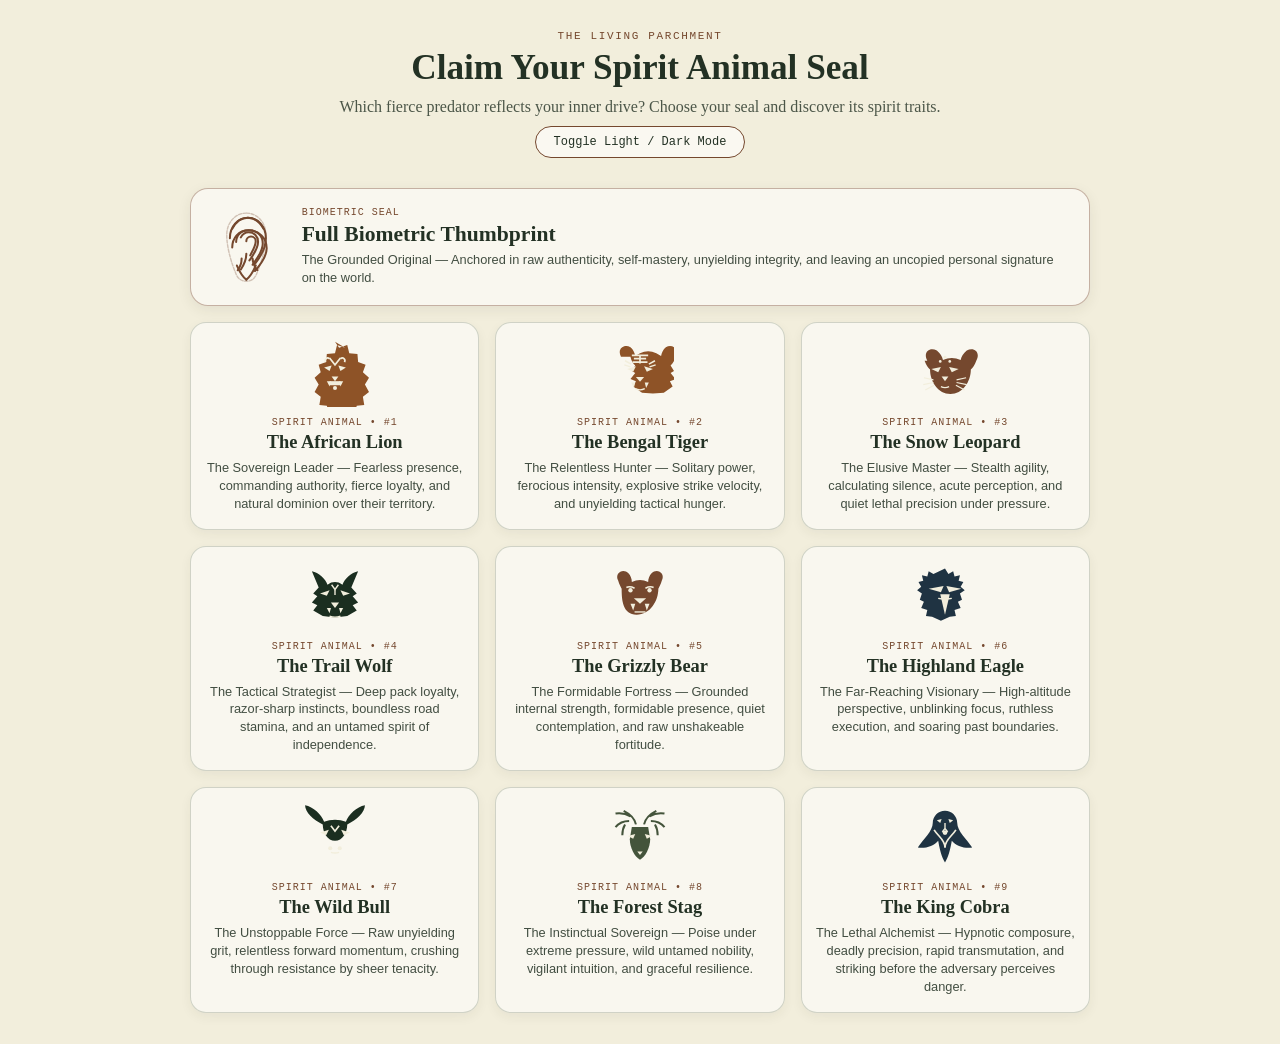
<file: test_stamps.html>
<!DOCTYPE html>
<html lang="en">
<head>
<meta charset="utf-8">
<title>Ferocious Spirit Animals with Personality Traits</title>
<style>
  body {
    background: #F2EEDC;
    color: #233124;
    font-family: 'Bellefair', Georgia, serif;
    padding: 30px;
    margin: 0;
    transition: background-color 0.3s ease, color 0.3s ease;
  }
  body.dark {
    background: #121A15;
    color: #F2EEDC;
  }
  .header {
    text-align: center;
    max-width: 800px;
    margin: 0 auto 30px;
  }
  .theme-btn {
    padding: 8px 18px;
    font-family: monospace;
    font-size: 12px;
    border-radius: 20px;
    border: 1px solid #75482E;
    background: #FAF8F1;
    color: #233124;
    cursor: pointer;
    margin-top: 10px;
  }
  body.dark .theme-btn {
    background: #1C261F;
    color: #F2EEDC;
    border-color: #E28C52;
  }
  .grid-container {
    max-width: 900px;
    margin: 0 auto;
    display: flex;
    flex-direction: column;
    gap: 16px;
  }
  .hero-thumb {
    background: rgba(250, 248, 241, 0.9);
    border: 1.5px solid rgba(117, 72, 46, 0.4);
    border-radius: 18px;
    padding: 18px 24px;
    display: flex;
    align-items: center;
    gap: 24px;
    box-shadow: 0 4px 14px rgba(57, 45, 38, 0.08);
  }
  body.dark .hero-thumb {
    background: rgba(24, 34, 28, 0.9);
    border-color: rgba(226, 140, 82, 0.4);
  }
  .animals-grid {
    display: grid;
    grid-template-columns: repeat(3, 1fr);
    gap: 16px;
  }
  .card {
    background: rgba(250, 248, 241, 0.9);
    border: 1px solid rgba(130, 144, 120, 0.35);
    border-radius: 16px;
    padding: 16px 14px;
    display: flex;
    flex-direction: column;
    align-items: center;
    text-align: center;
    box-shadow: 0 4px 12px rgba(57, 45, 38, 0.06);
  }
  body.dark .card {
    background: rgba(24, 34, 28, 0.9);
    border-color: rgba(164, 179, 158, 0.22);
  }
  .stamp-box {
    width: 68px;
    height: 68px;
    margin-bottom: 10px;
    display: flex;
    align-items: center;
    justify-content: center;
  }
  .c-terracotta { color: #75482E; }
  .c-forest { color: #1B2E20; }
  .c-indigo { color: #1F3342; }
  .c-ochre { color: #8E5327; }
  .c-moss { color: #44543B; }
  body.dark .c-terracotta { color: #E28C52; }
  body.dark .c-forest { color: #58B374; }
  body.dark .c-indigo { color: #7AAECE; }
  body.dark .c-ochre { color: #F0B369; }
  body.dark .c-moss { color: #96B88B; }

  .badge-tag {
    font-family: monospace;
    font-size: 10px;
    text-transform: uppercase;
    letter-spacing: 0.1em;
    color: #75482E;
    margin-bottom: 4px;
  }
  body.dark .badge-tag { color: #E28C52; }
  h3 { margin: 0 0 6px; font-size: 1.15rem; font-weight: 600; }
  .trait {
    margin: 0;
    font-size: 0.8rem;
    font-family: sans-serif;
    line-height: 1.4;
    opacity: 0.85;
  }
</style>
</head>
<body>
  <div class="header">
    <div style="font-family: monospace; font-size: 11px; text-transform: uppercase; letter-spacing: 0.15em; color: #75482E;">The Living Parchment</div>
    <h1 style="margin: 6px 0 10px; font-size: 2.2rem;">Claim Your Spirit Animal Seal</h1>
    <p style="margin: 0; font-size: 1rem; opacity: 0.8;">Which fierce predator reflects your inner drive? Choose your seal and discover its spirit traits.</p>
    <button class="theme-btn" onclick="document.body.classList.toggle('dark')">Toggle Light / Dark Mode</button>
  </div>

  <div class="grid-container" id="container"></div>

  <script>
    const STAMPS = {
      thumbprint: {
        tag: "Biometric Seal",
        title: "Full Biometric Thumbprint",
        trait: "The Grounded Original — Anchored in raw authenticity, self-mastery, unyielding integrity, and leaving an uncopied personal signature on the world.",
        color: "c-terracotta",
        svg: `<svg viewBox="0 0 80 110" class="w-12 h-16" fill="none" stroke="currentColor" stroke-width="2.6" stroke-linecap="round" stroke-linejoin="round">
          <path d="M40 18c-14 0-25 12-25 28 0 16 6 36 12 50 2 5 6 9 13 9s11-4 13-9c6-14 12-34 12-50 0-16-11-28-25-28z" stroke-width="1.8" stroke-dasharray="4 2" opacity="0.3"/>
          <path d="M40 54c0-3.5 2.5-6 6-6s6 2.5 6 6c0 6-4 12-7 18"/>
          <path d="M33 49c2-4 5-6.5 10-6.5 7 0 12 5 12 12 0 8.5-6 17-11 24"/>
          <path d="M27 55c0-8.5 6-15 16-15 11 0 18 7 18 17 0 9-7 19-13 27"/>
          <path d="M22 62c0-12 8-22 21-22 13 0 23 10 23 23 0 10-8 21-15 29"/>
          <path d="M19 50c0-15 10-26 23-26 13 0 23 11 23 26 0 12-7 24-14 33"/>
          <path d="M22 38c5-9 11-14 20-14 9 0 15 5 20 14"/>
          <path d="M40 70c0 7-3 14-7 20"/>
          <path d="M34 76c0 6-2 11-5 15"/>
          <path d="M48 76c0 6 3 11 6 15"/>
          <path d="M28 85c3 7 7 14 12 18"/>
          <path d="M52 85c-3 7-7 14-12 18"/>
        </svg>`
      },
      lion: {
        tag: "Spirit Animal • #1",
        title: "The African Lion",
        trait: "The Sovereign Leader — Fearless presence, commanding authority, fierce loyalty, and natural dominion over their territory.",
        color: "c-ochre",
        svg: `<svg viewBox="0 0 100 100" class="w-14 h-14" fill="currentColor">
          <!-- Ferocious Spiked Roaring Lion Mane & Snarl Silhouette with Negative Space Cuts -->
          <path d="M50 4l6 9 12-4 3 12 12 1 1 12 11 4-4 11 9 8-6 10 6 11-9 7 2 12-11 1-3 11-11-4-8 8-8-8-11 4-3-11-11-1 2-12-9-7 6-11-6-10 9-8-3-11 11-4 1-12 12-1 3-12 12 4z" />
          <!-- Negative space facial cuts (transparent parchment shows through) -->
          <path d="M36 34c-2-4 2-8 6-5" stroke="#F2EEDC" stroke-width="2.5" fill="none"/>
          <path d="M64 34c2-4-2-8-6-5" stroke="#F2EEDC" stroke-width="2.5" fill="none"/>
          <path d="M42 28l8 10 8-10" stroke="#F2EEDC" stroke-width="2.5" fill="none"/>
          <!-- Piercing Predatory Eyes -->
          <polygon points="34,42 45,39 42,47" fill="#F2EEDC"/>
          <polygon points="66,42 55,39 58,47" fill="#F2EEDC"/>
          <!-- Snarling Nose Bridge & Fangs -->
          <polygon points="45,55 55,55 50,62" fill="#F2EEDC"/>
          <polygon points="38,62 42,70 44,62" fill="#F2EEDC"/>
          <polygon points="62,62 58,70 56,62" fill="#F2EEDC"/>
          <path d="M42 62h16v6h-16z" fill="#F2EEDC"/>
          <circle cx="50" cy="72" r="3" fill="#F2EEDC"/>
        </svg>`
      },
      tiger: {
        tag: "Spirit Animal • #2",
        title: "The Bengal Tiger",
        trait: "The Relentless Hunter — Solitary power, ferocious intensity, explosive strike velocity, and unyielding tactical hunger.",
        color: "c-ochre",
        svg: `<svg viewBox="0 0 100 100" class="w-14 h-14" fill="currentColor">
          <path d="M22 26c-6-11 4-19 14-14 4 3 6 8 7 13l7-4c4-2 8-3 12-3s8 1 12 3l7 4c1-5 3-10 7-13 10-5 20 3 14 14-1 6-4 10-7 13l5 8-5 3 7 9-8 3 4 8-13 9-16 1-16-1-13-9 4-8-8-3 7-9-5-3 5-8c-3-3-6-7-7-13z"/>
          <!-- Fierce Wang Forehead Stripes -->
          <path d="M38 24h24M41 29h18M39 34h22M50 24v12" stroke="#F2EEDC" stroke-width="2.5"/>
          <path d="M28 32l9 5M27 38l9 3M72 32l-9 5M73 38l-9 3" stroke="#F2EEDC" stroke-width="2.2"/>
          <!-- Piercing Glare Eyes -->
          <polygon points="31,44 44,40 40,48" fill="#F2EEDC"/>
          <polygon points="69,44 56,40 60,48" fill="#F2EEDC"/>
          <!-- Snarl & Fangs -->
          <polygon points="44,56 56,56 50,63" fill="#F2EEDC"/>
          <polygon points="37,64 41,72 43,64" fill="#F2EEDC"/>
          <polygon points="63,64 59,72 57,64" fill="#F2EEDC"/>
          <path d="M43 73c4 2 10 2 14 0" stroke="#F2EEDC" stroke-width="2" fill="none"/>
        </svg>`
      },
      leopard: {
        tag: "Spirit Animal • #3",
        title: "The Snow Leopard",
        trait: "The Elusive Master — Stealth agility, calculating silence, acute perception, and quiet lethal precision under pressure.",
        color: "c-terracotta",
        svg: `<svg viewBox="0 0 100 100" class="w-14 h-14" fill="currentColor">
          <path d="M24 32c-7-13 4-21 14-15 5 4 8 9 9 14 4-2 9-3 13-3s9 1 13 3c1-5 4-10 9-14 10-6 21 2 14 15-2 6-5 10-8 13 0 18-12 36-30 36s-30-18-30-36c-3-3-6-7-8-13z"/>
          <!-- Leopard Spots -->
          <circle cx="50" cy="27" r="2.2" fill="#F2EEDC"/>
          <circle cx="43" cy="33" r="2" fill="#F2EEDC"/>
          <circle cx="57" cy="33" r="2" fill="#F2EEDC"/>
          <!-- Feline Almond Hunting Eyes -->
          <polygon points="30,44 44,41 40,49" fill="#F2EEDC"/>
          <polygon points="70,44 56,41 60,49" fill="#F2EEDC"/>
          <!-- Nose Pad & Whisker Tufts -->
          <polygon points="45,55 55,55 50,62" fill="#F2EEDC"/>
          <path d="M33 60l-14-3M33 64l-15 3M34 68l-13 7" stroke="#F2EEDC" stroke-width="1.8"/>
          <path d="M67 60l14-3M67 64l15 3M66 68l13 7" stroke="#F2EEDC" stroke-width="1.8"/>
          <path d="M44 70c4 2 8 2 12 0" stroke="#F2EEDC" stroke-width="2" fill="none"/>
        </svg>`
      },
      wolf: {
        tag: "Spirit Animal • #4",
        title: "The Trail Wolf",
        trait: "The Tactical Strategist — Deep pack loyalty, razor-sharp instincts, boundless road stamina, and an untamed spirit of independence.",
        color: "c-forest",
        svg: `<svg viewBox="0 0 100 100" class="w-14 h-14" fill="currentColor">
          <!-- Sharp Upright Wolf Ears & Flared Hackles -->
          <path d="M26 36L16 12c10 2 20 11 23 20 4-3 7-4 11-4s7 1 11 4c3-9 13-18 23-20L74 36l8 9-6 4 8 9-8 4 6 8-14 8-18 2-18-2-14-8 6-8-8-4 8-9-6-4z"/>
          <!-- Slanted Fierce Wolf Eyes -->
          <polygon points="28,45 42,40 38,48" fill="#F2EEDC"/>
          <polygon points="72,45 58,40 62,48" fill="#F2EEDC"/>
          <!-- Forehead Furrow -->
          <path d="M45 32l5 7 5-7" stroke="#F2EEDC" stroke-width="2" fill="none"/>
          <path d="M50 39v8" stroke="#F2EEDC" stroke-width="2"/>
          <!-- Snout & Fangs -->
          <polygon points="44,58 56,58 50,66" fill="#F2EEDC"/>
          <polygon points="38,66 42,74 44,66" fill="#F2EEDC"/>
          <polygon points="62,66 58,74 56,66" fill="#F2EEDC"/>
          <path d="M42 78c5 2 11 2 16 0" stroke="#F2EEDC" stroke-width="2" fill="none"/>
        </svg>`
      },
      bear: {
        tag: "Spirit Animal • #5",
        title: "The Grizzly Bear",
        trait: "The Formidable Fortress — Grounded internal strength, formidable presence, quiet contemplation, and raw unshakeable fortitude.",
        color: "c-terracotta",
        svg: `<svg viewBox="0 0 100 100" class="w-14 h-14" fill="currentColor">
          <!-- Heavy Skull & Snarl Silhouette -->
          <path d="M18 26c-6-11 7-19 15-11 3 3 5 8 5 13 4-2 8-3 12-3s8 1 12 3c0-5 2-10 5-13 8-8 21 0 15 11-1 4-3 8-5 12 0 18-12 38-32 38S23 56 23 38c-2-4-4-8-5-12z"/>
          <!-- Deep Set Intimidating Eyes -->
          <circle cx="36" cy="40" r="3.2" fill="#F2EEDC"/>
          <circle cx="64" cy="40" r="3.2" fill="#F2EEDC"/>
          <path d="M30 36c4-2 8-1 12 1" stroke="#F2EEDC" stroke-width="2.5" fill="none"/>
          <path d="M70 36c-4-2-8-1-12 1" stroke="#F2EEDC" stroke-width="2.5" fill="none"/>
          <!-- Heavy Snout & Massive Fangs -->
          <polygon points="41,52 59,52 50,60" fill="#F2EEDC"/>
          <polygon points="36,60 40,70 43,60" fill="#F2EEDC"/>
          <polygon points="64,60 60,70 57,60" fill="#F2EEDC"/>
          <path d="M42 72h16" stroke="#F2EEDC" stroke-width="2"/>
        </svg>`
      },
      eagle: {
        tag: "Spirit Animal • #6",
        title: "The Highland Eagle",
        trait: "The Far-Reaching Visionary — High-altitude perspective, unblinking focus, ruthless execution, and soaring past boundaries.",
        color: "c-indigo",
        svg: `<svg viewBox="0 0 100 100" class="w-14 h-14" fill="currentColor">
          <!-- Crown Feather Crest & Raptor Head Silhouette -->
          <path d="M50 8l5 8 7-4 2 8 8-2-2 8 7 2-4 7 6 5-7 5 3 9-6 3 4 9-9 3 2 9-9 1-13 6-13-6-9-1 2-9-9-3 4-9-6-3 3-9-7-5 6-5-4-7 7-2-2-8 8 2 2-8 7 4z"/>
          <!-- Severe Raptor Eyebrows -->
          <polygon points="26,38 48,34 44,43" fill="#F2EEDC"/>
          <polygon points="74,38 52,34 56,43" fill="#F2EEDC"/>
          <!-- Hooked Beak Cutout -->
          <polygon points="43,46 57,46 50,76" fill="#F2EEDC"/>
          <path d="M40 52c4 1 16 1 20 0" stroke="#F2EEDC" stroke-width="2" fill="none"/>
        </svg>`
      },
      bull: {
        tag: "Spirit Animal • #7",
        title: "The Wild Bull",
        trait: "The Unstoppable Force — Raw unyielding grit, relentless forward momentum, crushing through resistance by sheer tenacity.",
        color: "c-forest",
        svg: `<svg viewBox="0 0 100 100" class="w-14 h-14" fill="currentColor">
          <!-- Massive Curved Horns Silhouette -->
          <path d="M32 30C18 24 6 12 6 2c12 2 24 14 28 24 5-2 10-3 16-3s11 1 16 3c4-10 16-22 28-24 0 10-12 22-26 28 0 12-7 24-18 24S32 42 32 30z"/>
          <!-- Ears & Forehead Furrow -->
          <path d="M44 32l6 8 6-8" stroke="#F2EEDC" stroke-width="2.5" fill="none"/>
          <!-- Fierce Eyes -->
          <polygon points="28,42 41,38 37,46" fill="#F2EEDC"/>
          <polygon points="72,42 59,38 63,46" fill="#F2EEDC"/>
          <!-- Flared Nostrils -->
          <circle cx="43" cy="65" r="3" fill="#F2EEDC"/>
          <circle cx="57" cy="65" r="3" fill="#F2EEDC"/>
          <path d="M44 71c3 1 9 1 12 0" stroke="#F2EEDC" stroke-width="2" fill="none"/>
        </svg>`
      },
      stag: {
        tag: "Spirit Animal • #8",
        title: "The Forest Stag",
        trait: "The Instinctual Sovereign — Poise under extreme pressure, wild untamed nobility, vigilant intuition, and graceful resilience.",
        color: "c-moss",
        svg: `<svg viewBox="0 0 100 100" class="w-14 h-14" fill="currentColor">
          <!-- Jagged Multi-Tine Branching Antlers & Deer Head -->
          <path d="M44 30C42 20 34 14 26 10m10 8c-7-4-15-5-22-4m20 11c-8 0-15 3-20 9m14-4c-3 5-4 10-4 16" stroke="currentColor" stroke-width="3" fill="none"/>
          <path d="M56 30C58 20 66 14 74 10m-10 8c7-4 15-5 22-4m-20 11c8 0 15 3 20 9m-14-4c3 5 4 10 4 16" stroke="currentColor" stroke-width="3" fill="none"/>
          <path d="M38 34l-3 18c0 12 7 26 15 30 8-4 15-18 15-30l-3-18z"/>
          <!-- Keen Eyes -->
          <polygon points="32,47 43,44 40,51" fill="#F2EEDC"/>
          <polygon points="68,47 57,44 60,51" fill="#F2EEDC"/>
          <polygon points="46,70 54,70 50,75" fill="#F2EEDC"/>
        </svg>`
      },
      cobra: {
        tag: "Spirit Animal • #9",
        title: "The King Cobra",
        trait: "The Lethal Alchemist — Hypnotic composure, deadly precision, rapid transmutation, and striking before the adversary perceives danger.",
        color: "c-indigo",
        svg: `<svg viewBox="0 0 100 100" class="w-14 h-14" fill="currentColor">
          <!-- Menacing Flared Hood Silhouette & Striking Head -->
          <path d="M50 10c-10 0-18 8-18 18 0 12-14 24-22 36 10 2 24-2 30-10 2 12 5 24 10 32 5-8 8-20 10-32 6 8 20 12 30 10-8-12-22-24-22-36 0-10-8-18-18-18z"/>
          <!-- Iconic Cobra Hood Chevron Markings -->
          <path d="M34 38c6 10 16 14 16 26" stroke="#F2EEDC" stroke-width="2.5" fill="none"/>
          <path d="M66 38c-6 10-16 14-16 26" stroke="#F2EEDC" stroke-width="2.5" fill="none"/>
          <circle cx="50" cy="42" r="3.5" fill="#F2EEDC"/>
          <!-- Venomous Slit Reptile Eyes -->
          <polygon points="38,24 45,22 43,28" fill="#F2EEDC"/>
          <polygon points="62,24 55,22 57,28" fill="#F2EEDC"/>
          <!-- Forked Tongue Flicking -->
          <path d="M50 28v8l-4 5M50 36l4 5" stroke="#F2EEDC" stroke-width="2" fill="none"/>
        </svg>`
      }
    };

    const container = document.getElementById("container");

    // 1. Top Hero: Thumbprint
    const heroCard = document.createElement("div");
    heroCard.className = "hero-thumb";
    heroCard.innerHTML = `
      <div class="stamp-box ${STAMPS.thumbprint.color}">
        ${STAMPS.thumbprint.svg}
      </div>
      <div style="text-align: left;">
        <div class="badge-tag">${STAMPS.thumbprint.tag}</div>
        <h3 style="margin: 0 0 4px; font-size: 1.35rem;">${STAMPS.thumbprint.title}</h3>
        <p class="trait">${STAMPS.thumbprint.trait}</p>
      </div>
    `;
    container.appendChild(heroCard);

    // 2. 3x3 Grid of 9 Ferocious Animals
    const gridEl = document.createElement("div");
    gridEl.className = "animals-grid";
    
    const animalKeys = ["lion", "tiger", "leopard", "wolf", "bear", "eagle", "bull", "stag", "cobra"];
    animalKeys.forEach(k => {
      const s = STAMPS[k];
      const card = document.createElement("div");
      card.className = "card";
      card.innerHTML = `
        <div class="stamp-box ${s.color}">
          ${s.svg}
        </div>
        <div class="badge-tag">${s.tag}</div>
        <h3>${s.title}</h3>
        <p class="trait">${s.trait}</p>
      `;
      gridEl.appendChild(card);
    });
    container.appendChild(gridEl);
  </script>
</body>
</html>
</file>
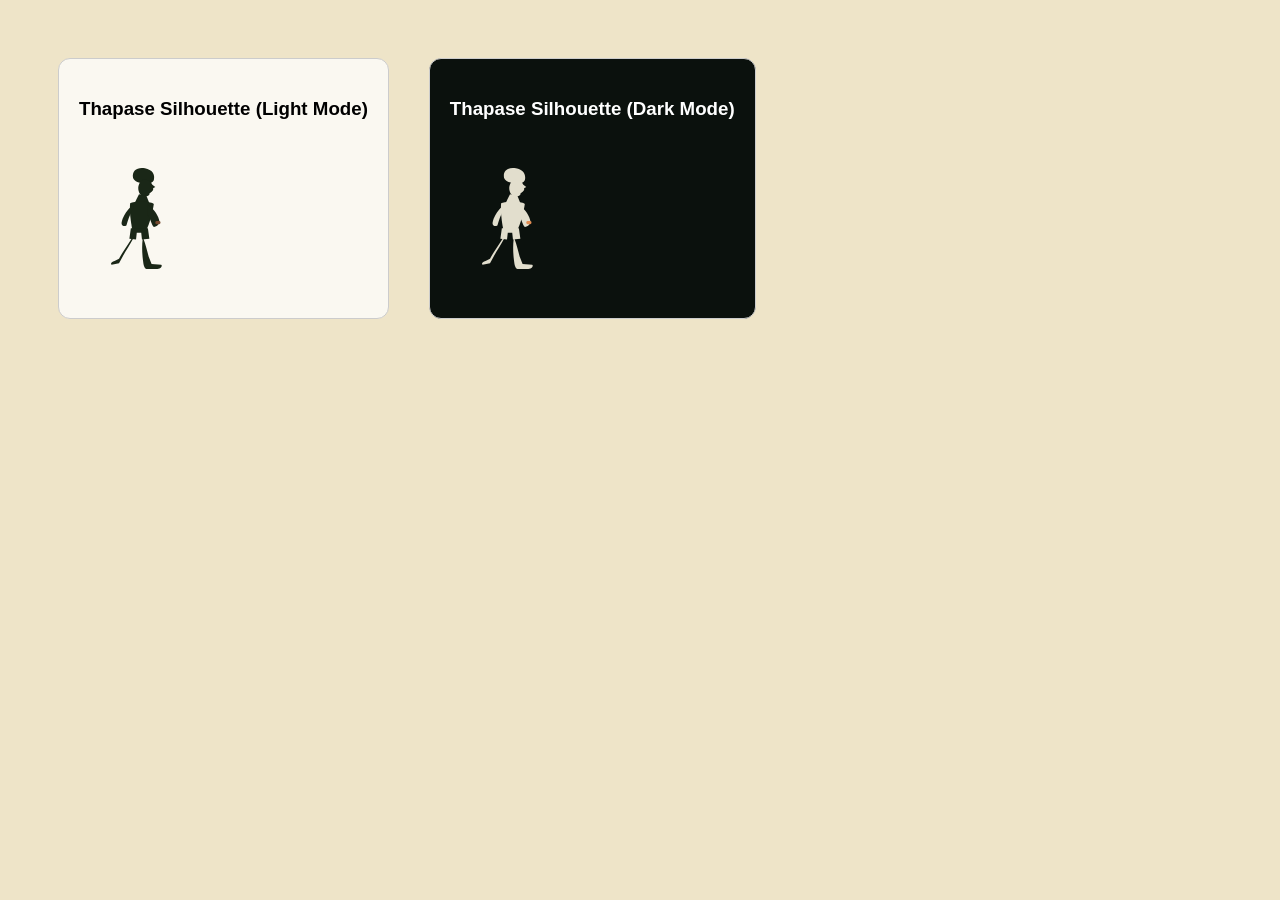
<file: scratch/test_hiker_render.html>
<!DOCTYPE html>
<html lang="en">
<head>
  <meta charset="UTF-8">
  <title>Test Thapase Silhouette</title>
  <style>
    body {
      background: #eee4c8;
      display: flex;
      gap: 40px;
      padding: 50px;
      font-family: sans-serif;
    }
    .box {
      border: 1px solid #ccc;
      padding: 20px;
      text-align: center;
      background: #FAF8F1;
      border-radius: 12px;
    }
    .box.dark {
      background: #0b110d;
      color: #fff;
    }
    .silhouette-preview {
      width: 120px;
      height: 160px;
      display: flex;
      align-items: center;
      justify-content: center;
    }
    .silhouette-preview svg {
      width: 80px;
      height: 110px;
    }
    .box.light .silhouette-preview {
      color: #1a2717;
    }
    .box.dark .silhouette-preview {
      color: #E2DECD;
    }
  </style>
</head>
<body>

  <div class="box light">
    <h3>Thapase Silhouette (Light Mode)</h3>
    <div class="silhouette-preview">
      <svg viewBox="0 0 54 72" fill="currentColor">
        <!-- Swept-back Pompadour Hair (Thapase Signature Quiff) -->
        <path d="M 23 9 C 22 4, 26 1.5, 31 2.5 C 36 3.5, 38 6.5, 37 10.5 C 36 12.5, 33 13.5, 31 12.5 C 27 12.5, 24 11.5, 23 9 Z" />
        <!-- Facial Profile: Forehead, Nose, Trimmed Beard & Strong Jaw -->
        <path d="M 31 10 C 33 10, 35 11.5, 36 13.5 L 38 15 L 36.5 16 C 37 17.5, 35.5 18.5, 34 19.5 C 34.5 20.5, 33 21.5, 30.5 21.5 C 28 21.5, 26.5 18.5, 26.5 16 C 26.5 13.5, 28 10, 31 10 Z" />
        <!-- Neck & Collar -->
        <path d="M 27 20 L 32 21 L 34 26 L 24 26 Z" />
        <!-- Athletic Torso & Fitted V-Neck Shirt -->
        <path d="M 21 26 C 24 24.5, 34 24.5, 37 26.5 C 36 33, 34 40, 32 44 L 22.5 44 C 21.5 39, 20.5 32, 21 26 Z" />
        <!-- Forward Arm with Sports Watch -->
        <path d="M 33 27 C 36 29, 39.5 33, 40.5 37 C 41.5 40, 39 42, 37 42 C 35.5 41, 35 37, 33 34 Z" />
        <rect x="38" y="38" width="3.5" height="2.2" rx="1" fill="#75482E" />
        <!-- Back Arm -->
        <path d="M 23 27 C 19.5 30, 16.5 34, 15.5 38 C 14.5 41, 16.5 42, 18.5 41 C 19.5 38, 20.5 34, 23 30 Z" />
        <!-- Running Shorts -->
        <path d="M 21.5 43 L 33 43 L 34 50 L 29 50.5 L 28.5 46 L 25.5 46 L 25 50.5 L 20.5 50 Z" />
        <!-- Lead Leg & Running Shoe -->
        <path d="M 30 50 C 31.5 54, 32.5 58, 33.5 62 L 35.5 67 L 42 67.5 C 43 68, 42 70.5, 38.5 70.5 L 32 70.5 C 30 69.5, 30 66.5, 29.5 63 C 29 58, 29 54, 29.5 50 Z" />
        <!-- Trail Leg & Running Shoe -->
        <path d="M 23 50 C 21 54, 18 58, 16 62 L 13.5 66.5 L 8.5 67.5 C 7.5 67, 8.5 65.5, 10.5 65 L 13.5 63.5 C 15.5 59.5, 19 55, 22 50 Z" />
      </svg>
    </div>
  </div>

  <div class="box dark">
    <h3>Thapase Silhouette (Dark Mode)</h3>
    <div class="silhouette-preview">
      <svg viewBox="0 0 54 72" fill="currentColor">
        <!-- Swept-back Pompadour Hair (Thapase Signature Quiff) -->
        <path d="M 23 9 C 22 4, 26 1.5, 31 2.5 C 36 3.5, 38 6.5, 37 10.5 C 36 12.5, 33 13.5, 31 12.5 C 27 12.5, 24 11.5, 23 9 Z" />
        <!-- Facial Profile: Forehead, Nose, Trimmed Beard & Strong Jaw -->
        <path d="M 31 10 C 33 10, 35 11.5, 36 13.5 L 38 15 L 36.5 16 C 37 17.5, 35.5 18.5, 34 19.5 C 34.5 20.5, 33 21.5, 30.5 21.5 C 28 21.5, 26.5 18.5, 26.5 16 C 26.5 13.5, 28 10, 31 10 Z" />
        <!-- Neck & Collar -->
        <path d="M 27 20 L 32 21 L 34 26 L 24 26 Z" />
        <!-- Athletic Torso & Fitted V-Neck Shirt -->
        <path d="M 21 26 C 24 24.5, 34 24.5, 37 26.5 C 36 33, 34 40, 32 44 L 22.5 44 C 21.5 39, 20.5 32, 21 26 Z" />
        <!-- Forward Arm with Sports Watch -->
        <path d="M 33 27 C 36 29, 39.5 33, 40.5 37 C 41.5 40, 39 42, 37 42 C 35.5 41, 35 37, 33 34 Z" />
        <rect x="38" y="38" width="3.5" height="2.2" rx="1" fill="#E28C52" />
        <!-- Back Arm -->
        <path d="M 23 27 C 19.5 30, 16.5 34, 15.5 38 C 14.5 41, 16.5 42, 18.5 41 C 19.5 38, 20.5 34, 23 30 Z" />
        <!-- Running Shorts -->
        <path d="M 21.5 43 L 33 43 L 34 50 L 29 50.5 L 28.5 46 L 25.5 46 L 25 50.5 L 20.5 50 Z" />
        <!-- Lead Leg & Running Shoe -->
        <path d="M 30 50 C 31.5 54, 32.5 58, 33.5 62 L 35.5 67 L 42 67.5 C 43 68, 42 70.5, 38.5 70.5 L 32 70.5 C 30 69.5, 30 66.5, 29.5 63 C 29 58, 29 54, 29.5 50 Z" />
        <!-- Trail Leg & Running Shoe -->
        <path d="M 23 50 C 21 54, 18 58, 16 62 L 13.5 66.5 L 8.5 67.5 C 7.5 67, 8.5 65.5, 10.5 65 L 13.5 63.5 C 15.5 59.5, 19 55, 22 50 Z" />
      </svg>
    </div>
  </div>

</body>
</html>
</file>
